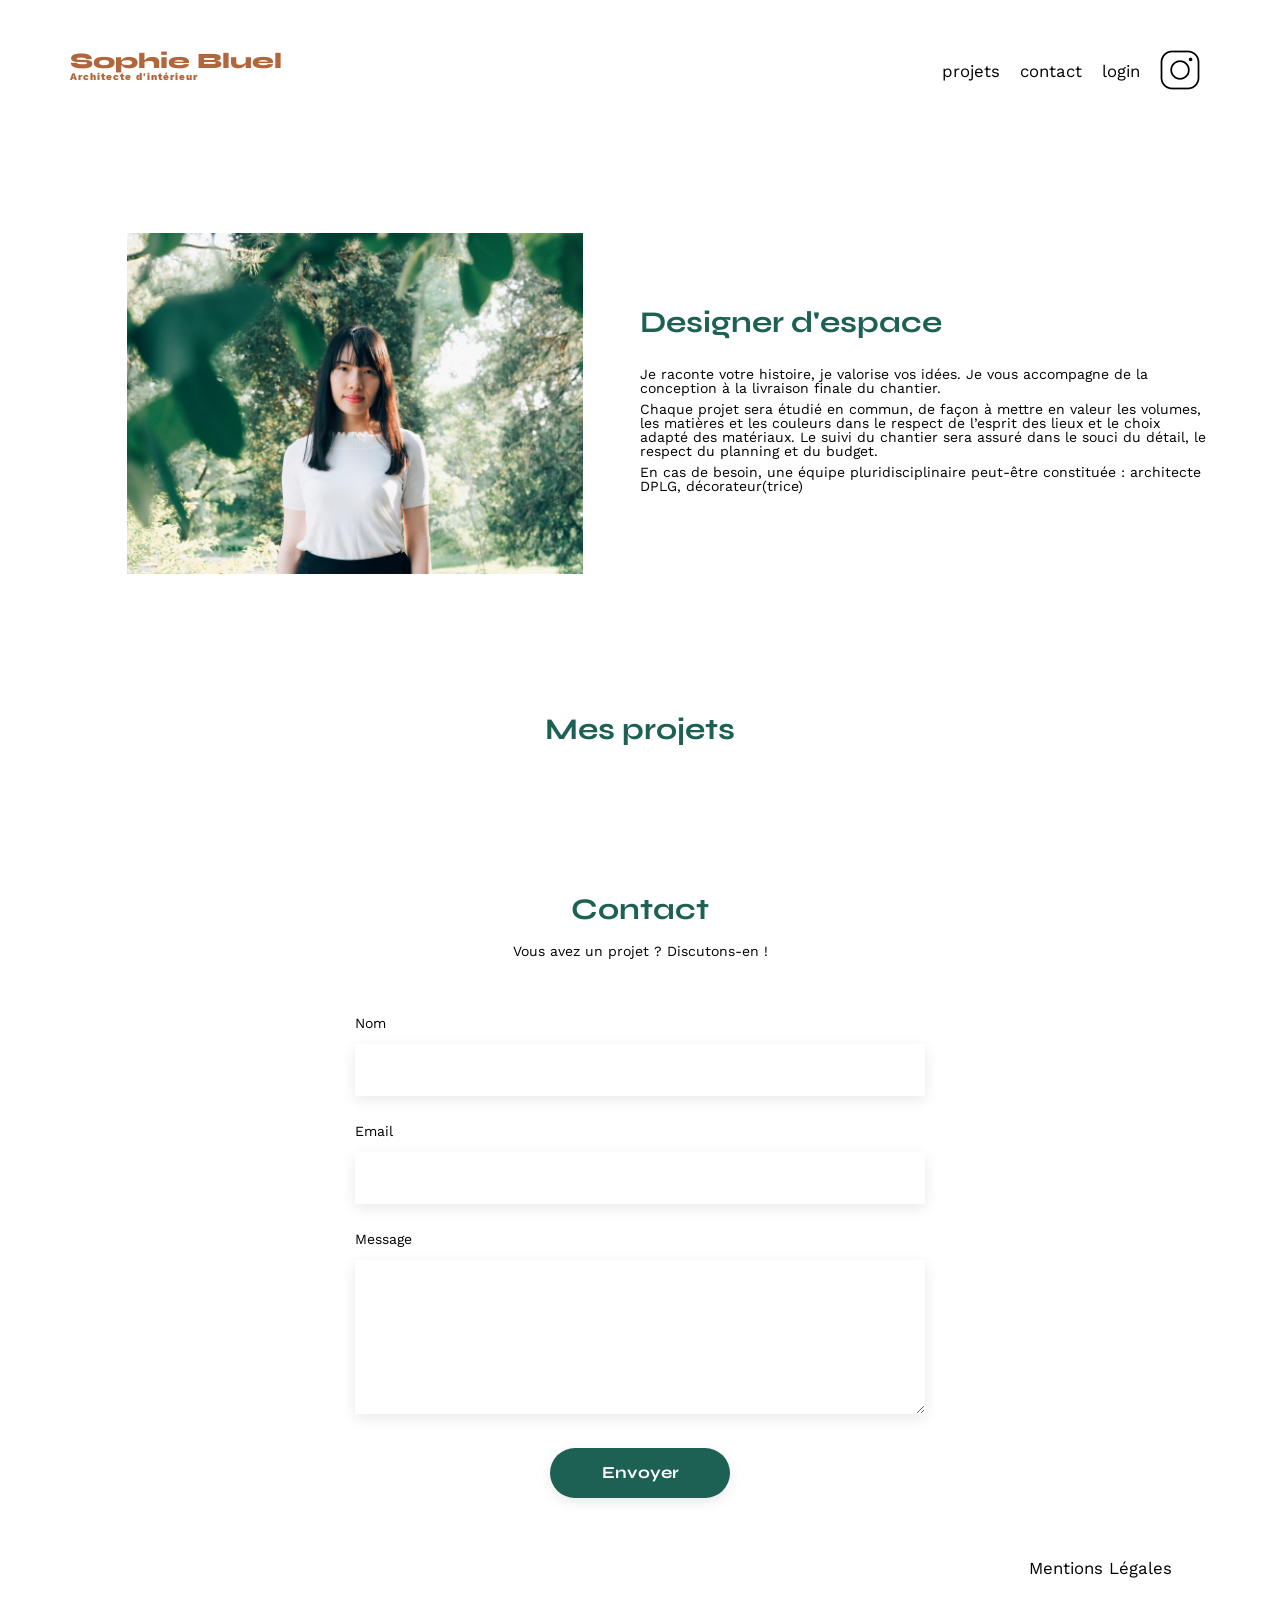
<file: FrontEnd/index.html>
<!doctype html>
<html lang="fr">
  <head>
    <meta charset="UTF-8" />
    <title>Sophie Bluel - Architecte d'intérieur</title>
    <meta name="viewport" content="width=device-width, initial-scale=1.0" />
    <link rel="preconnect" href="https://fonts.googleapis.com" />
    <link rel="preconnect" href="https://fonts.gstatic.com" crossorigin />
    <link
      href="https://fonts.googleapis.com/css2?family=Syne:wght@700;800&family=Work+Sans&display=swap"
      rel="stylesheet"
    />
    <meta name="description" content="" />
    <link rel="stylesheet" href="./assets/style.css" />
    <link rel="stylesheet" href="./assets/modal.css" />
  </head>
  <body>
    <div class="admin-banner hidden">
      <svg
        xmlns="http://www.w3.org/2000/svg"
        viewBox="0 0 16 16"
        class="edit-icon"
        aria-hidden="true"
      >
        <path
          d="M13.5229 1.68576L13.8939 2.05679C14.1821 2.34503 14.1821 2.81113 13.8939 3.0963L13.0016 3.99169L11.5879 2.57808L12.4803 1.68576C12.7685 1.39751 13.2346 1.39751 13.5198 1.68576H13.5229ZM6.43332 7.73578L10.5484 3.61759L11.9621 5.03121L7.84387 9.14633C7.75494 9.23525 7.64455 9.29964 7.52496 9.33337L5.73111 9.84546L6.2432 8.05162C6.27693 7.93203 6.34133 7.82164 6.43025 7.73271L6.43332 7.73578ZM11.4408 0.646245L5.39074 6.6932C5.12397 6.95998 4.93078 7.28808 4.82959 7.64685L3.9526 10.7133C3.879 10.9708 3.94953 11.2468 4.13965 11.4369C4.32977 11.627 4.60574 11.6976 4.86332 11.624L7.92973 10.747C8.29156 10.6427 8.61967 10.4495 8.88338 10.1858L14.9334 4.13888C15.7951 3.27722 15.7951 1.87894 14.9334 1.01728L14.5624 0.646245C13.7007 -0.215415 12.3024 -0.215415 11.4408 0.646245ZM2.69844 1.84214C1.20816 1.84214 0 3.05031 0 4.54058V12.8812C0 14.3715 1.20816 15.5796 2.69844 15.5796H11.0391C12.5293 15.5796 13.7375 14.3715 13.7375 12.8812V9.44683C13.7375 9.039 13.4094 8.71089 13.0016 8.71089C12.5937 8.71089 12.2656 9.039 12.2656 9.44683V12.8812C12.2656 13.5589 11.7167 14.1078 11.0391 14.1078H2.69844C2.02076 14.1078 1.47188 13.5589 1.47188 12.8812V4.54058C1.47188 3.86291 2.02076 3.31402 2.69844 3.31402H6.13281C6.54065 3.31402 6.86875 2.98591 6.86875 2.57808C6.86875 2.17025 6.54065 1.84214 6.13281 1.84214H2.69844Z"
        />
      </svg>
      <p>Mode édition</p>
    </div>
    <header>
      <h1>Sophie Bluel <span>Architecte d'intérieur</span></h1>
      <nav>
        <ul>
          <li>projets</li>
          <li>contact</li>
          <li id="nav-auth"><a href="./login.html">login</a></li>
          <li><img src="./assets/icons/instagram.png" alt="Instagram" /></li>
        </ul>
      </nav>
    </header>
    <main>
      <section id="introduction">
        <figure>
          <img src="./assets/images/sophie-bluel.png" alt="" />
        </figure>
        <article>
          <h2>Designer d'espace</h2>
          <p>
            Je raconte votre histoire, je valorise vos idées. Je vous accompagne
            de la conception à la livraison finale du chantier.
          </p>
          <p>
            Chaque projet sera étudié en commun, de façon à mettre en valeur les
            volumes, les matières et les couleurs dans le respect de l’esprit
            des lieux et le choix adapté des matériaux. Le suivi du chantier
            sera assuré dans le souci du détail, le respect du planning et du
            budget.
          </p>
          <p>
            En cas de besoin, une équipe pluridisciplinaire peut-être constituée
            : architecte DPLG, décorateur(trice)
          </p>
        </article>
      </section>
      <section id="portfolio">
        <div class="portfolio-heading">
          <h2>Mes projets</h2>
          <a href="#" class="edit-link hidden">
            <svg
              xmlns="http://www.w3.org/2000/svg"
              viewBox="0 0 16 16"
              class="edit-icon"
              aria-hidden="true"
            >
              <path
                d="M13.5229 1.68576L13.8939 2.05679C14.1821 2.34503 14.1821 2.81113 13.8939 3.0963L13.0016 3.99169L11.5879 2.57808L12.4803 1.68576C12.7685 1.39751 13.2346 1.39751 13.5198 1.68576H13.5229ZM6.43332 7.73578L10.5484 3.61759L11.9621 5.03121L7.84387 9.14633C7.75494 9.23525 7.64455 9.29964 7.52496 9.33337L5.73111 9.84546L6.2432 8.05162C6.27693 7.93203 6.34133 7.82164 6.43025 7.73271L6.43332 7.73578ZM11.4408 0.646245L5.39074 6.6932C5.12397 6.95998 4.93078 7.28808 4.82959 7.64685L3.9526 10.7133C3.879 10.9708 3.94953 11.2468 4.13965 11.4369C4.32977 11.627 4.60574 11.6976 4.86332 11.624L7.92973 10.747C8.29156 10.6427 8.61967 10.4495 8.88338 10.1858L14.9334 4.13888C15.7951 3.27722 15.7951 1.87894 14.9334 1.01728L14.5624 0.646245C13.7007 -0.215415 12.3024 -0.215415 11.4408 0.646245ZM2.69844 1.84214C1.20816 1.84214 0 3.05031 0 4.54058V12.8812C0 14.3715 1.20816 15.5796 2.69844 15.5796H11.0391C12.5293 15.5796 13.7375 14.3715 13.7375 12.8812V9.44683C13.7375 9.039 13.4094 8.71089 13.0016 8.71089C12.5937 8.71089 12.2656 9.039 12.2656 9.44683V12.8812C12.2656 13.5589 11.7167 14.1078 11.0391 14.1078H2.69844C2.02076 14.1078 1.47188 13.5589 1.47188 12.8812V4.54058C1.47188 3.86291 2.02076 3.31402 2.69844 3.31402H6.13281C6.54065 3.31402 6.86875 2.98591 6.86875 2.57808C6.86875 2.17025 6.54065 1.84214 6.13281 1.84214H2.69844Z"
              />
            </svg>
            modifier
          </a>
        </div>
        <div class="filters"></div>
        <div class="gallery"></div>
      </section>
      <section id="contact">
        <h2>Contact</h2>
        <p>Vous avez un projet ? Discutons-en !</p>
        <form action="#" method="post">
          <label for="name">Nom</label>
          <input type="text" name="name" id="name" />
          <label for="email">Email</label>
          <input type="email" name="email" id="email" />
          <label for="message">Message</label>
          <textarea name="message" id="message" cols="30" rows="10"></textarea>
          <input type="submit" value="Envoyer" />
        </form>
      </section>
    </main>

    <footer>
      <nav>
        <ul>
          <li>Mentions Légales</li>
        </ul>
      </nav>
    </footer>
    <div class="modal-overlay hidden" id="modal-overlay">
      <div class="modal" id="modal">
        <button
          class="modal-close icon-btn"
          id="modal-close"
          aria-label="Fermer"
        >
          <svg
            width="24"
            height="24"
            viewBox="0 0 24 24"
            fill="none"
            xmlns="http://www.w3.org/2000/svg"
          >
            <path
              d="M17.6546 8.05106C18.1235 7.58214 18.1235 6.82061 17.6546 6.35169C17.1856 5.88277 16.4241 5.88277 15.9552 6.35169L12.005 10.3056L8.05106 6.35544C7.58214 5.88652 6.82061 5.88652 6.35169 6.35544C5.88277 6.82436 5.88277 7.58589 6.35169 8.05481L10.3056 12.005L6.35544 15.9589C5.88652 16.4279 5.88652 17.1894 6.35544 17.6583C6.82436 18.1272 7.58589 18.1272 8.05481 17.6583L12.005 13.7044L15.9589 17.6546C16.4279 18.1235 17.1894 18.1235 17.6583 17.6546C18.1272 17.1856 18.1272 16.4241 17.6583 15.9552L13.7044 12.005L17.6546 8.05106Z"
              fill="black"
            />
          </svg>
        </button>

        <button
          class="modal-back icon-btn hidden"
          id="modal-back"
          aria-label="Retour"
        >
          <svg
            width="21"
            height="21"
            viewBox="0 0 21 21"
            fill="none"
            xmlns="http://www.w3.org/2000/svg"
          >
            <path
              d="M0.439478 8.94458C-0.146493 9.53055 -0.146493 10.4822 0.439478 11.0681L7.9399 18.5686C8.52587 19.1545 9.47748 19.1545 10.0635 18.5686C10.6494 17.9826 10.6494 17.031 10.0635 16.445L5.11786 11.5041H19.4999C20.3297 11.5041 21 10.8338 21 10.004C21 9.17428 20.3297 8.50393 19.4999 8.50393H5.12255L10.0588 3.56303C10.6447 2.97706 10.6447 2.02545 10.0588 1.43948C9.47279 0.853507 8.52118 0.853507 7.93521 1.43948L0.43479 8.9399L0.439478 8.94458Z"
              fill="black"
            />
          </svg>
        </button>

        <div class="modal-view" id="modal-view-gallery">
          <h2>Galerie photo</h2>
          <div class="modal-gallery" id="modal-gallery"></div>
          <hr class="modal-separator" />
          <button class="modal-primary-btn" id="modal-add-btn">
            Ajouter une photo
          </button>
        </div>

        <div class="modal-view hidden" id="modal-view-add">
          <h2>Ajout photo</h2>
          <form id="add-work-form">
            <div class="upload-zone" id="upload-zone">
              <div class="upload-placeholder" id="upload-placeholder">
                <svg
                  width="76"
                  height="76"
                  viewBox="0 0 76 76"
                  fill="none"
                  xmlns="http://www.w3.org/2000/svg"
                >
                  <path
                    d="M63.5517 15.8879C64.7228 15.8879 65.681 16.8461 65.681 18.0172V60.5768L65.0156 59.7118L46.9165 36.2894C46.3176 35.5042 45.3727 35.0517 44.3879 35.0517C43.4031 35.0517 42.4715 35.5042 41.8594 36.2894L30.8136 50.5824L26.7546 44.8998C26.1557 44.0614 25.1975 43.569 24.1595 43.569C23.1214 43.569 22.1632 44.0614 21.5644 44.9131L10.9178 59.8183L10.319 60.6434V60.6034V18.0172C10.319 16.8461 11.2772 15.8879 12.4483 15.8879H63.5517ZM12.4483 9.5C7.75048 9.5 3.93103 13.3195 3.93103 18.0172V60.6034C3.93103 65.3012 7.75048 69.1207 12.4483 69.1207H63.5517C68.2495 69.1207 72.069 65.3012 72.069 60.6034V18.0172C72.069 13.3195 68.2495 9.5 63.5517 9.5H12.4483ZM23.0948 35.0517C23.9337 35.0517 24.7644 34.8865 25.5394 34.5655C26.3144 34.2444 27.0186 33.7739 27.6118 33.1807C28.2049 32.5876 28.6755 31.8834 28.9965 31.1083C29.3175 30.3333 29.4828 29.5027 29.4828 28.6638C29.4828 27.8249 29.3175 26.9943 28.9965 26.2192C28.6755 25.4442 28.2049 24.74 27.6118 24.1468C27.0186 23.5537 26.3144 23.0831 25.5394 22.7621C24.7644 22.4411 23.9337 22.2759 23.0948 22.2759C22.2559 22.2759 21.4253 22.4411 20.6503 22.7621C19.8752 23.0831 19.171 23.5537 18.5779 24.1468C17.9847 24.74 17.5142 25.4442 17.1931 26.2192C16.8721 26.9943 16.7069 27.8249 16.7069 28.6638C16.7069 29.5027 16.8721 30.3333 17.1931 31.1083C17.5142 31.8834 17.9847 32.5876 18.5779 33.1807C19.171 33.7739 19.8752 34.2444 20.6503 34.5655C21.4253 34.8865 22.2559 35.0517 23.0948 35.0517Z"
                    fill="#B9C5CC"
                  />
                </svg>
                <label class="upload-btn" for="image-input"
                  >+ Ajouter photo</label
                >
                <p class="upload-hint">jpg, png : 4mo max</p>
              </div>
              <input
                type="file"
                id="image-input"
                name="image"
                accept="image/jpeg, image/png"
                class="hidden"
              />
            </div>

            <p class="upload-message upload-error hidden" id="upload-error"></p>
            <p class="upload-message upload-success hidden" id="upload-success">
              Photo ajoutée avec succès
            </p>

            <div class="modal-form-group">
              <label for="work-title">Titre</label>
              <input type="text" id="work-title" name="title" />
            </div>

            <div class="modal-form-group">
              <label for="work-category">Catégorie</label>
              <select id="work-category" name="category"></select>
            </div>

            <hr class="modal-separator" />
            <button
              type="submit"
              class="modal-primary-btn"
              id="modal-validate-btn"
              disabled
            >
              Valider
            </button>
          </form>
        </div>
      </div>
    </div>

    <script type="module" src="./js/main.js"></script>
  </body>
</html>
</file>
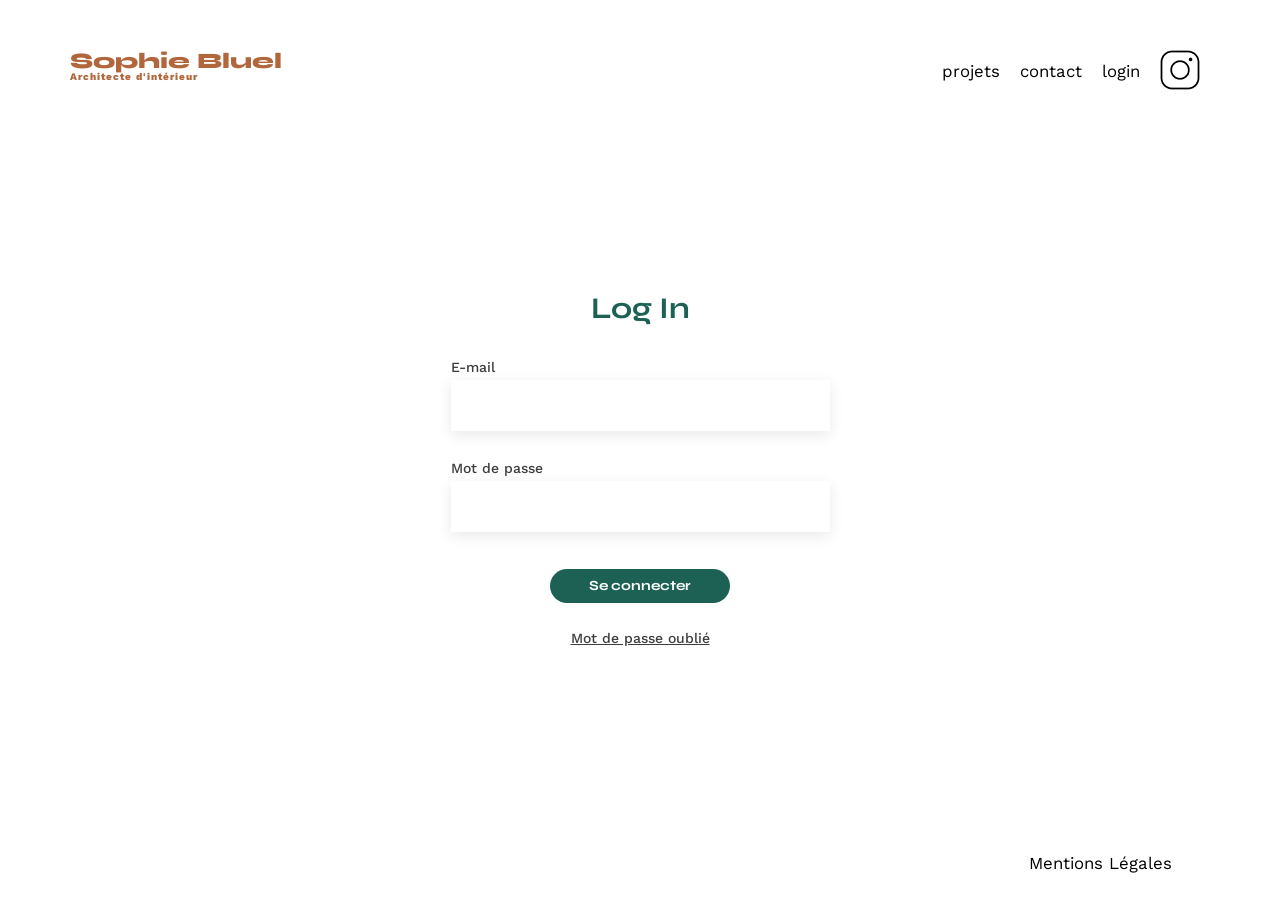
<file: FrontEnd/login.html>
<!doctype html>
<html lang="fr">
  <head>
    <meta charset="UTF-8" />
    <title>Sophie Bluel - Connexion</title>
    <meta name="viewport" content="width=device-width, initial-scale=1.0" />
    <link rel="preconnect" href="https://fonts.googleapis.com" />
    <link rel="preconnect" href="https://fonts.gstatic.com" crossorigin />
    <link
      href="https://fonts.googleapis.com/css2?family=Syne:wght@700;800&family=Work+Sans&display=swap"
      rel="stylesheet"
    />
    <meta name="description" content="" />
    <link rel="stylesheet" href="./assets/style.css" />
    <link rel="stylesheet" href="./assets/login.css" />
  </head>
  <body class="login-page">
    <header>
      <h1>Sophie Bluel <span>Architecte d'intérieur</span></h1>
      <nav>
        <ul>
          <li>projets</li>
          <li>contact</li>
          <li><a href="./login.html">login</a></li>
          <li><img src="./assets/icons/instagram.png" alt="Instagram" /></li>
        </ul>
      </nav>
    </header>
    <main>
      <section id="login" class="login">
        <h2>Log In</h2>
        <form id="login-form">
          <div class="form-group">
            <label for="email">E-mail</label>
            <input
              type="email"
              name="email"
              id="email"
              autocomplete="username"
            />
          </div>
          <div class="form-group">
            <label for="password">Mot de passe</label>
            <input
              type="password"
              name="password"
              id="password"
              autocomplete="current-password"
            />
          </div>
          <p class="login-error hidden" id="login-error"></p>
          <input type="submit" value="Se connecter" />
        </form>
        <a href="#" class="forgot-password">Mot de passe oublié</a>
      </section>
    </main>
    <footer>
      <nav>
        <ul>
          <li>Mentions Légales</li>
        </ul>
      </nav>
    </footer>
    <script type="module" src="./js/login.js"></script>
  </body>
</html>
</file>
<file: FrontEnd/assets/style.css>
/* http://meyerweb.com/eric/tools/css/reset/
   v2.0 | 20110126
   License: none (public domain)
*/

html,
body,
div,
span,
applet,
object,
iframe,
h1,
h2,
h3,
h4,
h5,
h6,
p,
blockquote,
pre,
a,
abbr,
acronym,
address,
big,
cite,
code,
del,
dfn,
em,
img,
ins,
kbd,
q,
s,
samp,
small,
strike,
strong,
sub,
sup,
tt,
var,
b,
u,
i,
center,
dl,
dt,
dd,
ol,
ul,
li,
fieldset,
form,
label,
legend,
table,
caption,
tbody,
tfoot,
thead,
tr,
th,
td,
article,
aside,
canvas,
details,
embed,
figure,
figcaption,
footer,
header,
hgroup,
menu,
nav,
output,
ruby,
section,
summary,
time,
mark,
audio,
video {
  margin: 0;
  padding: 0;
  border: 0;
  font-size: 100%;
  font: inherit;
  vertical-align: baseline;
}
/* HTML5 display-role reset for older browsers */
article,
aside,
details,
figcaption,
figure,
footer,
header,
hgroup,
menu,
nav,
section {
  display: block;
}
body {
  line-height: 1;
}
ol,
ul {
  list-style: none;
}
blockquote,
q {
  quotes: none;
}
blockquote:before,
blockquote:after,
q:before,
q:after {
  content: "";
  content: none;
}
table {
  border-collapse: collapse;
  border-spacing: 0;
}
/** end reset css**/
body {
  max-width: 1140px;
  margin: auto;
  font-family: "Work Sans";
  font-size: 14px;
}
header {
  display: flex;
  justify-content: space-between;
  margin: 50px 0;
}
section {
  margin: 50px 0;
}

h1 {
  display: flex;
  flex-direction: column;
  font-family: "Syne";
  font-size: 22px;
  font-weight: 800;
  color: #b1663c;
}

h1 > span {
  font-family: "Work Sans";
  font-size: 10px;
  letter-spacing: 0.1em;
}

h2 {
  font-family: "Syne";
  font-weight: 700;
  font-size: 30px;
  color: #1d6154;
}
nav ul {
  display: flex;
  align-items: center;
  list-style-type: none;
}
nav li {
  padding: 0 10px;
  font-size: 1.2em;
}
nav a {
  color: inherit;
  text-decoration: none;
}

li:hover {
  color: #b1663c;
}
#introduction {
  display: flex;
  align-items: center;
  margin: 8.75rem 0;
}
#introduction figure {
  flex: 1;
}
#introduction img {
  display: block;
  margin: auto;
  width: 80%;
}

#introduction article {
  flex: 1;
}
#introduction h2 {
  margin-bottom: 1em;
}

#introduction p {
  margin-bottom: 0.5em;
}

.filters {
  width: 100%;
  display: flex;
  justify-content: center;
  align-items: center;
  gap: 0.625rem;
  margin: 3.125rem 0;
}

.filter-btn {
  font-family: "Syne";
  font-weight: 700;
  font-size: 1rem;
  line-height: 1;
  letter-spacing: 0;
  text-align: center;
  color: #1d6154;
  background-color: white;
  border: 1px solid #1d6154;
  border-radius: 3.75rem;
  min-width: 6.25rem;
  padding: 0.625rem 1.5rem;
  cursor: pointer;
}

.filter-btn:hover {
  color: white;
  background-color: #0e2f28;
  border-color: #0e2f28;
}

.filter-btn.active {
  color: white;
  background-color: #1d6154;
}

.gallery {
  width: 100%;
  display: grid;
  grid-template-columns: 1fr 1fr 1fr;
  grid-column-gap: 20px;
  grid-row-gap: 20px;
}

.gallery img {
  width: 100%;
}
#contact {
  width: 50%;
  margin: auto;
}
#contact > * {
  text-align: center;
}
#contact h2 {
  margin-bottom: 20px;
}
#contact form {
  text-align: left;
  margin-top: 30px;
  display: flex;
  flex-direction: column;
}

#contact input {
  height: 50px;
  font-size: 1.2em;
  border: none;
  box-shadow: 0px 4px 14px rgba(0, 0, 0, 0.09);
}
#contact label {
  margin: 2em 0 1em 0;
}
#contact textarea {
  border: none;
  box-shadow: 0px 4px 14px rgba(0, 0, 0, 0.09);
}

input[type="submit"] {
  font-family: "Syne";
  font-weight: 700;
  color: white;
  background-color: #1d6154;
  margin: 2em auto;
  width: 180px;
  text-align: center;
  border-radius: 60px;
}

footer nav ul {
  display: flex;
  justify-content: flex-end;
  margin: 2em;
}

/* Homepage - Admin mode (visible after login) */

.hidden {
  display: none !important;
}

.admin-banner {
  width: 100vw;
  height: 3.6875rem;
  position: relative;
  left: 50%;
  margin-left: -50vw;
  background-color: #000000;
  display: flex;
  justify-content: center;
  align-items: center;
  gap: 0.75rem;
}

.admin-banner p {
  font-family: "Work Sans";
  font-weight: 400;
  font-size: 1rem;
  line-height: 1;
  text-align: center;
  color: #ffffff;
}

.edit-icon {
  width: 0.975rem;
  height: 0.975rem;
}

.edit-icon path {
  fill: currentColor;
}

.admin-banner .edit-icon {
  color: #ffffff;
}

.portfolio-heading {
  display: flex;
  justify-content: center;
  align-items: center;
  gap: 1.9375rem;
  margin-bottom: 1em;
}

.edit-link {
  display: flex;
  align-items: center;
  gap: 0.75rem;
  text-decoration: none;
  font-family: "Work Sans";
  font-weight: 400;
  font-size: 0.875rem;
  line-height: 1;
  text-align: center;
  color: #000000;
}

.edit-link:hover {
  color: #b1663c;
}

.filters.hidden + .gallery {
  margin-top: 4.875rem;
}
</file>
<file: FrontEnd/assets/modal.css>
.modal-overlay {
  position: fixed;
  top: 0;
  left: 0;
  width: 100%;
  height: 100%;
  background: rgba(0, 0, 0, 0.3);
  display: flex;
  justify-content: center;
  align-items: center;
}

.modal {
  position: relative;
  width: 39.375rem;
  height: 43rem;
  background-color: #ffffff;
  border-radius: 0.625rem;
  padding: 3.75rem 6.5625rem 2.8125rem;
  box-sizing: border-box;
}

.icon-btn {
  background: none;
  border: none;
  padding: 0;
  cursor: pointer;
  line-height: 0;
}

.modal-close {
  position: absolute;
  top: 1.625rem;
  right: 1.875rem;
}

.modal-view h2 {
  font-family: "Work Sans";
  font-weight: 400;
  font-size: 1.625rem;
  text-align: center;
  color: #000000;
  margin-bottom: 0;
}

.modal-separator {
  width: 26.25rem;
  border: none;
  border-top: 1px solid #b3b3b3;
  margin: 0 auto;
}

.modal-primary-btn {
  display: block;
  margin: 2.375rem auto 0;
  padding: 0.625rem 3.0625rem;
  border-radius: 3.75rem;
  border: none;
  background-color: #1d6154;
  font-family: "Syne";
  font-weight: 700;
  font-size: 0.875rem;
  line-height: 1;
  text-align: center;
  color: #ffffff;
  cursor: pointer;
}

.modal-primary-btn:disabled {
  background-color: #a7a7a7;
  cursor: not-allowed;
}

.modal-gallery {
  display: grid;
  grid-template-columns: repeat(5, 1fr);
  gap: 1.8125rem 0.5625rem;
  margin-top: 2.875rem;
  margin-bottom: 4.20625rem;
}

.modal-thumbnail {
  position: relative;
  width: 4.80375rem;
  height: 6.4105rem;
}

.modal-thumbnail img {
  width: 100%;
  height: 100%;
  object-fit: cover;
}

.delete-btn {
  position: absolute;
  top: 0.375rem;
  right: 0.30375rem;
}

.modal-back {
  position: absolute;
  top: 1.625rem;
  left: 1.875rem;
}

.upload-zone {
  position: relative;
  width: 26.25rem;
  height: 10.5625rem;
  margin: 2.25rem auto 0;
  border-radius: 0.1875rem;
  background-color: #e8f1f6;
  display: flex;
  align-items: center;
  justify-content: center;
}

.upload-placeholder {
  display: flex;
  flex-direction: column;
  align-items: center;
  gap: 0.375rem;
}

.upload-btn {
  display: inline-block;
  cursor: pointer;
  border-radius: 3.125rem;
  background-color: #cbd6dc;
  padding: 0.625rem 2.0625rem;
  font-family: "Work Sans";
  font-weight: 500;
  font-size: 0.875rem;
  color: #306685;
}

.upload-hint {
  margin-top: 0.4375rem;
  font-family: "Work Sans";
  font-size: 0.625rem;
  color: #444444;
}

.upload-preview {
  width: 8.0625rem;
  height: 100%;
  object-fit: cover;
}

.upload-message {
  margin-top: 0.625rem;
  text-align: center;
  font-family: "Work Sans";
  font-size: 0.875rem;
}

.upload-error {
  color: #b92b27;
}

.upload-success {
  color: #1d6154;
}

.modal-form-group {
  display: flex;
  flex-direction: column;
  margin-top: 1.3125rem;
}

.modal-form-group:first-of-type {
  margin-top: 1.875rem;
}

.modal-form-group:last-of-type {
  margin-bottom: 2.9375rem;
}

.modal-form-group label {
  font-family: "Work Sans";
  font-weight: 500;
  font-size: 0.875rem;
  color: #3d3d3d;
  margin-bottom: 0.625rem;
}

.modal-form-group input,
.modal-form-group select {
  width: 100%;
  box-sizing: border-box;
  border: none;
  padding: 1.125rem 1rem;
  background-color: #ffffff;
  box-shadow: 0px 4px 14px 0px rgba(0, 0, 0, 0.09);
  font-family: "Work Sans";
  font-size: 0.875rem;
  color: #444444;
}

.modal-form-group select {
  appearance: none;
  background-image: url("data:image/svg+xml,%3Csvg xmlns='http://www.w3.org/2000/svg' width='12' height='8' viewBox='0 0 12 8'%3E%3Cpath d='M1 1l5 5 5-5' stroke='%23444' stroke-width='1.5' fill='none'/%3E%3C/svg%3E");
  background-repeat: no-repeat;
  background-position: right 1rem center;
}
</file>
<file: FrontEnd/assets/login.css>
.login {
  margin-top: 9.375rem;
  text-align: center;
}

.login h2 {
  margin-bottom: 2.3125rem;
}

.login form {
  display: inline-flex;
  flex-direction: column;
  text-align: left;
}

.form-group {
  display: flex;
  flex-direction: column;
  margin-bottom: 1.875rem;
}

.form-group:last-of-type {
  margin-bottom: 0;
}

.login label {
  font-family: "Work Sans";
  font-weight: 500;
  font-size: 0.875rem;
  line-height: 1;
  color: #3d3d3d;
  margin-bottom: 0.375rem;
}

.login input {
  width: 23.6875rem;
  height: 3.1875rem;
  box-sizing: border-box;
  border: none;
  padding: 1.125rem 1rem;
  background-color: #ffffff;
  box-shadow: 0px 4px 14px 0px rgba(0, 0, 0, 0.09);
  font-family: "Work Sans";
  font-size: 0.875rem;
  color: #444444;
}

.login-error {
  color: #b92b27;
  font-size: 0.875rem;
  margin-top: 0.625rem;
}

.login input[type="submit"] {
  align-self: center;
  width: auto;
  height: auto;
  margin: 2.3125rem 0 0;
  padding: 0.625rem 2.4375rem;
  border-radius: 3.75rem;
  background-color: #1d6154;
  box-shadow: none;
  font-family: "Syne";
  font-weight: 700;
  font-size: 0.875rem;
  line-height: 1;
  text-align: center;
  color: #ffffff;
  cursor: pointer;
}

.forgot-password {
  display: block;
  margin-top: 1.75rem;
  font-family: "Work Sans";
  font-weight: 500;
  font-size: 0.875rem;
  line-height: 1;
  text-decoration: underline;
  color: #3d3d3d;
}

.login-page {
  min-height: 100vh;
  display: flex;
  flex-direction: column;
}

.login-page main {
  flex: 1;
}
</file>
